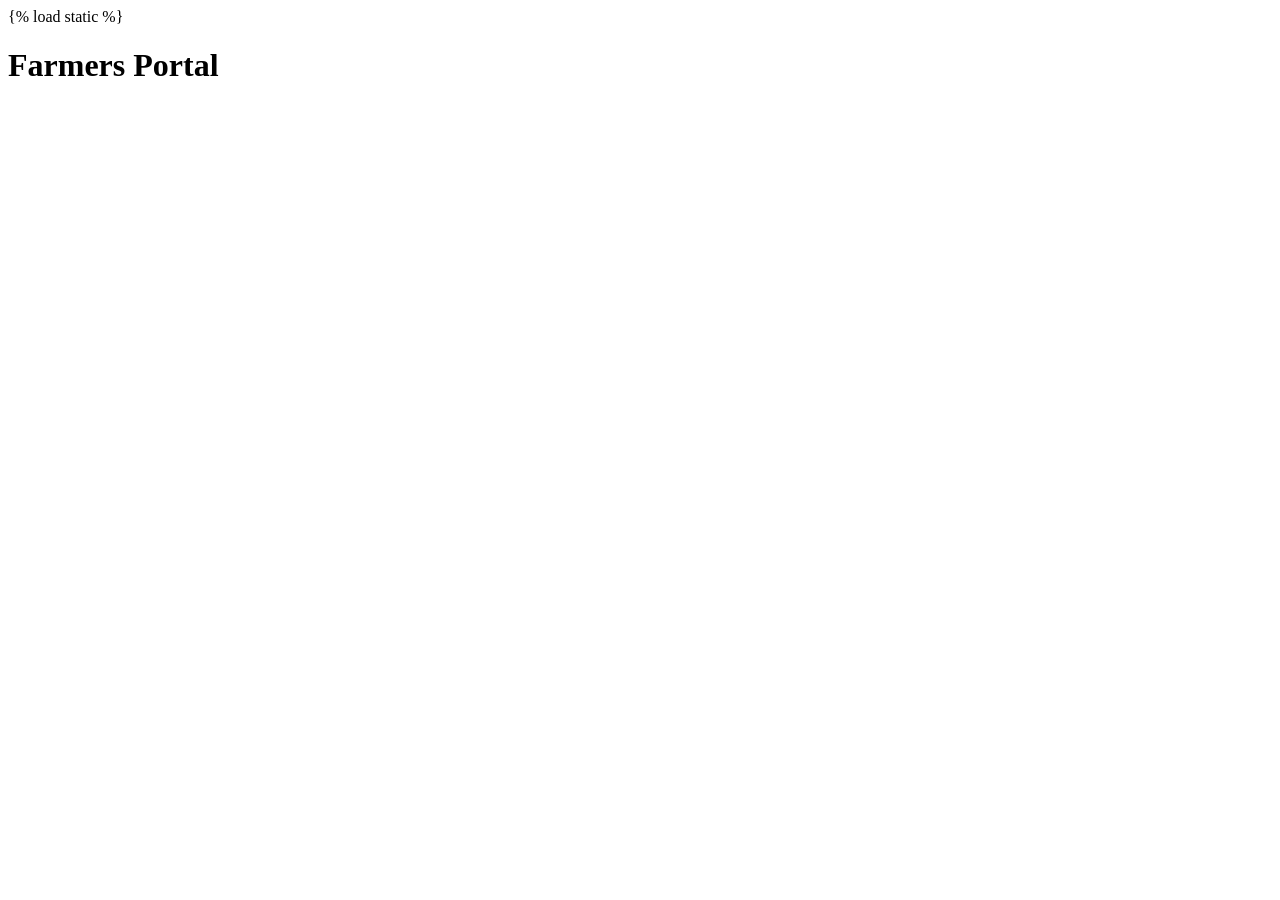
<file: home/templates/farmer.html>
{% load static %}
<!-- <!DOCTYPE html>
<head>
    <style>
        .image{
            background-image: url(farmer1.jpg);
            width: 100%;
            height: 100vh;


        }
    </style>
    <body>
        <div class="image">

        </div>
    </body>
</head> -->

<!DOCTYPE html>
<html lang="en">
<head>
    <meta charset="UTF-8">
    <meta name="viewport" content="width=device-width, initial-scale=1.0">
    <title>Image Background</title>
    <style>
        
    </style>
</head>
<body>
    <div class="image"></div>
    <h1>Farmers Portal</h1>
    
</body>
</div>
</file>
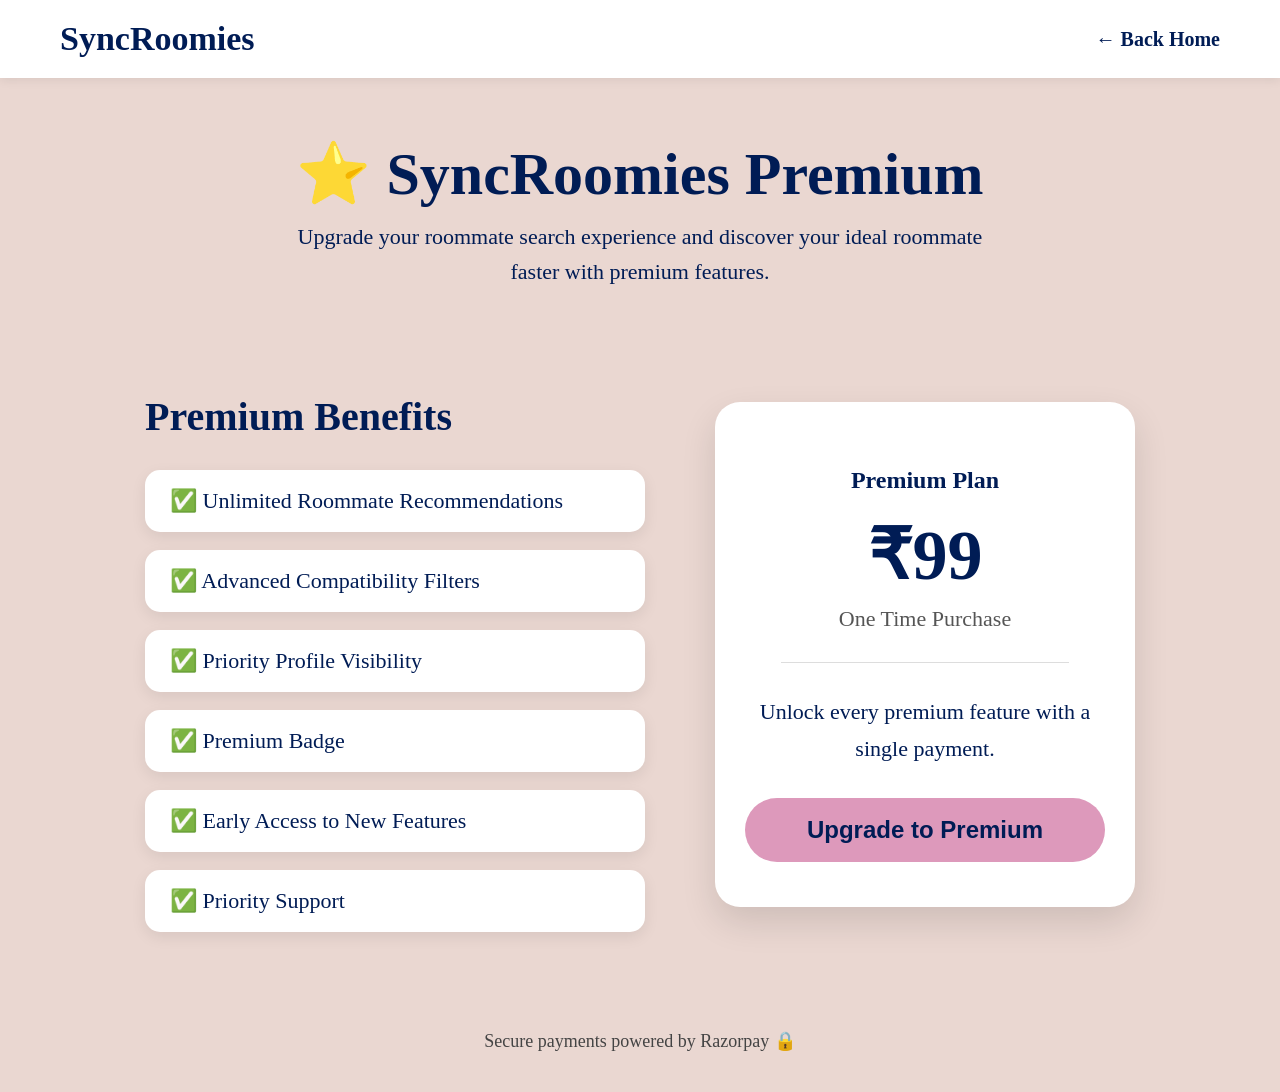
<file: payments/templates/premium.html>
<!DOCTYPE html>
<html lang="en">
<head>
    <meta charset="UTF-8">
    <meta name="viewport" content="width=device-width, initial-scale=1.0">
    <title>SyncRoomies Premium</title>

    <style>

        body{
            margin:0;
            padding:0;
            background:#ead7d1;
            font-family:"EB Garamond", serif;
            color:#001c55;
        }

        nav{
            display:flex;
            justify-content:space-between;
            align-items:center;
            padding:20px 60px;
            background:white;
            box-shadow:0 2px 10px rgba(0,0,0,0.08);
        }

        .logo{
            font-size:34px;
            font-weight:bold;
        }

        .back{
            text-decoration:none;
            color:#001c55;
            font-size:20px;
            font-weight:600;
        }

        .hero{
            text-align:center;
            margin-top:60px;
        }

        .hero h1{
            font-size:60px;
            margin-bottom:10px;
        }

        .hero p{
            font-size:22px;
            width:700px;
            margin:auto;
            line-height:1.6;
        }

        .pricing-container{
            display:flex;
            justify-content:center;
            align-items:center;
            gap:70px;
            margin-top:70px;
            flex-wrap:wrap;
        }

        .features{
            width:500px;
        }

        .features h2{
            font-size:40px;
            margin-bottom:30px;
        }

        .feature{
            background:white;
            padding:18px 25px;
            margin-bottom:18px;
            border-radius:15px;
            font-size:22px;
            box-shadow:0 5px 15px rgba(0,0,0,0.08);
        }

        .card{
            width:360px;
            background:white;
            border-radius:25px;
            text-align:center;
            padding:45px 30px;
            box-shadow:0 15px 35px rgba(0,0,0,0.12);
        }

        .price{
            font-size:70px;
            font-weight:bold;
            margin:10px 0;
        }

        .month{
            font-size:22px;
            color:#555;
        }

        .line{
            margin:30px auto;
            width:80%;
            border-top:1px solid #ddd;
        }

        .plan{
            font-size:22px;
            margin-bottom:30px;
            line-height:1.7;
        }

        #payBtn{

            width:100%;
            padding:18px;
            border:none;
            border-radius:40px;
            background:#dd99bb;
            color:#001c55;
            font-size:24px;
            font-weight:bold;
            cursor:pointer;
            transition:.3s;
        }

        #payBtn:hover{

            transform:translateY(-3px);
            box-shadow:0 10px 20px rgba(0,0,0,.15);

        }

        .footer{

            text-align:center;
            margin-top:80px;
            margin-bottom:40px;
            font-size:18px;
            color:#444;

        }

    </style>

</head>

<body>

<nav>

    <div class="logo">
        SyncRoomies
    </div>

    <a href="/" class="back">
        ← Back Home
    </a>

</nav>

<section class="hero">

    <h1>⭐ SyncRoomies Premium</h1>

    <p>
        Upgrade your roommate search experience and discover your
        ideal roommate faster with premium features.
    </p>

</section>


<div class="pricing-container">

    <div class="features">

        <h2>Premium Benefits</h2>

        <div class="feature">
            ✅ Unlimited Roommate Recommendations
        </div>

        <div class="feature">
            ✅ Advanced Compatibility Filters
        </div>

        <div class="feature">
            ✅ Priority Profile Visibility
        </div>

        <div class="feature">
            ✅ Premium Badge
        </div>

        <div class="feature">
            ✅ Early Access to New Features
        </div>

        <div class="feature">
            ✅ Priority Support
        </div>

    </div>


    <div class="card">

        <h2>Premium Plan</h2>

        <div class="price">
            ₹99
        </div>

        <div class="month">
            One Time Purchase
        </div>

        <div class="line"></div>

        <div class="plan">

            Unlock every premium feature with a single payment.

        </div>

        <button id="payBtn">

            Upgrade to Premium

        </button>

    </div>

</div>


<div class="footer">

    Secure payments powered by Razorpay 🔒

</div>
<script src="https://checkout.razorpay.com/v1/checkout.js"></script>
<script>

const payBtn = document.getElementById("payBtn");

payBtn.addEventListener("click", buyPremium);

async function buyPremium() {

    try {

        const response = await fetch("/payments/create-order/", {
            method: "POST",
            headers: {
                "Content-Type": "application/json",
                "X-CSRFToken": getCookie("csrftoken")
            }
        });

        const data = await response.json();

        if (!data.success) {
            alert("Unable to create order.");
            return;
        }

        openRazorpay(data);

    }
    catch(error){
        console.log(error);
        alert("Something went wrong.");
    }

}

function openRazorpay(data){

    const options = {

        key: data.key,

        amount: data.amount,

        currency: data.currency,

        name: "SyncRoomies",

        description: "Premium Membership",

        order_id: data.order_id,

        handler: async function (response) {

    console.log(response);

    try {

        const verifyResponse = await fetch("/payments/verify/", {

            method: "POST",

            headers: {
                "Content-Type": "application/json",
                "X-CSRFToken": getCookie("csrftoken")
            },

            body: JSON.stringify({

                razorpay_payment_id: response.razorpay_payment_id,

                razorpay_order_id: response.razorpay_order_id,

                razorpay_signature: response.razorpay_signature

            })

        });

        const result = await verifyResponse.json();

        console.log(result);

        if(result.success){
            window.location.href="/payments/success/";
        }
        else{
            alert("Payment Verification Failed!");
        }

    }
    catch(error){

        console.log(error);
        alert("Verification Error");

    }

},

        theme: {

            color:"#001c55"

        }

    };

    const rzp = new Razorpay(options);

    rzp.open();

}

function getCookie(name) {

    let cookieValue = null;

    if (document.cookie && document.cookie !== '') {

        const cookies = document.cookie.split(';');

        for (let i = 0; i < cookies.length; i++) {

            const cookie = cookies[i].trim();

            if (cookie.substring(0, name.length + 1) === (name + '=')) {

                cookieValue = decodeURIComponent(cookie.substring(name.length + 1));

                break;

            }

        }

    }

    return cookieValue;

}

</script>

</body>
</html>
</file>
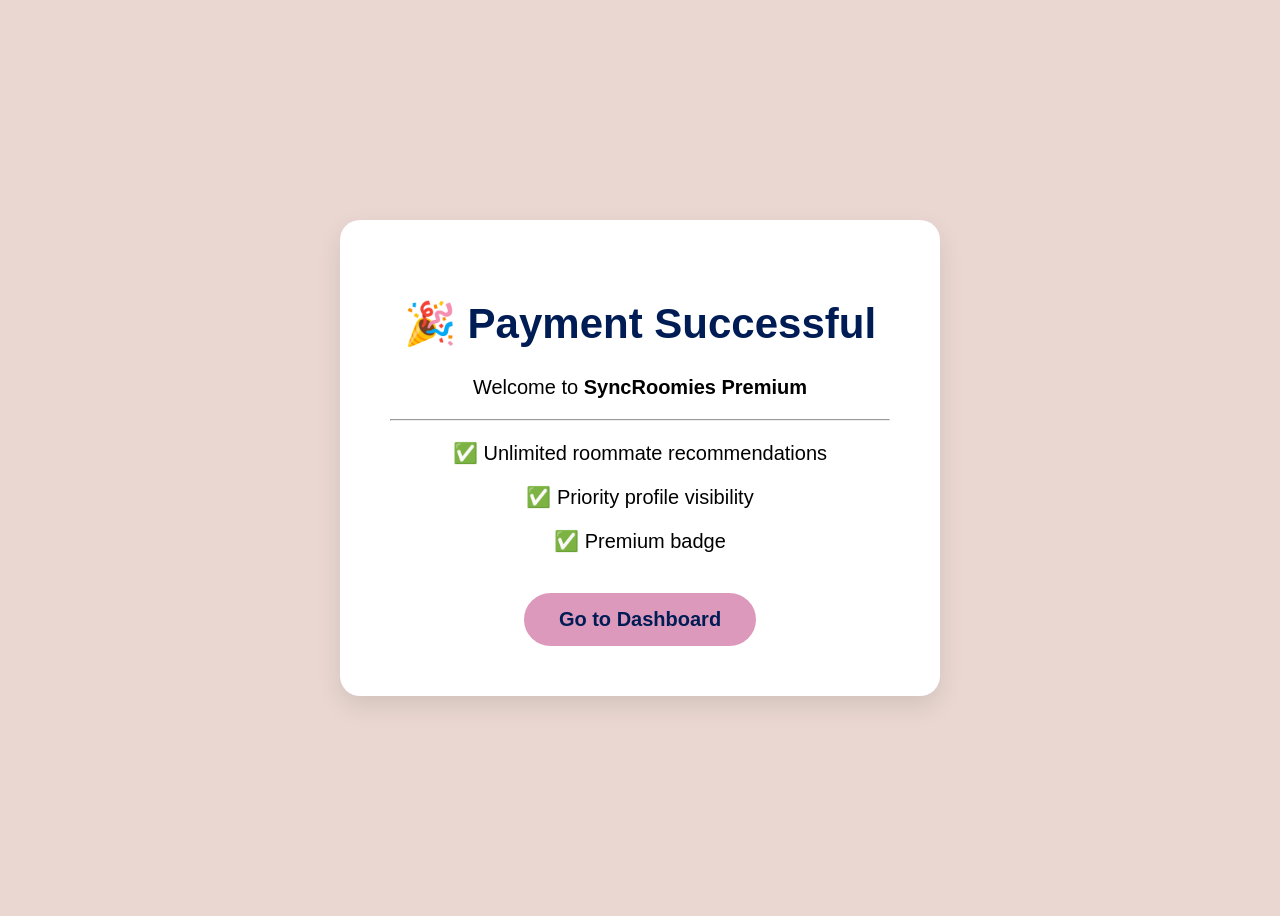
<file: payments/templates/success.html>
<!DOCTYPE html>
<html>

<head>

<title>Payment Successful</title>

<style>

body{

background:#ead7d1;

font-family:Arial;

display:flex;

justify-content:center;

align-items:center;

height:100vh;

}

.card{

background:white;

padding:50px;

border-radius:20px;

text-align:center;

box-shadow:0 10px 25px rgba(0,0,0,.1);

width:500px;

}

h1{

color:#001c55;

font-size:42px;

}

p{

font-size:20px;

}

button{

margin-top:20px;

padding:15px 35px;

border:none;

border-radius:30px;

background:#dd99bb;

font-size:20px;

cursor:pointer;

}

a{

text-decoration:none;

color:#001c55;

font-weight:bold;

}

</style>

</head>

<body>

<div class="card">

<h1>🎉 Payment Successful</h1>

<p>

Welcome to <b>SyncRoomies Premium</b>

</p>

<hr>

<p>

✅ Unlimited roommate recommendations

</p>

<p>

✅ Priority profile visibility

</p>

<p>

✅ Premium badge

</p>

<button>

<a href="/">Go to Dashboard</a>

</button>

</div>

</body>

</html>
</file>
